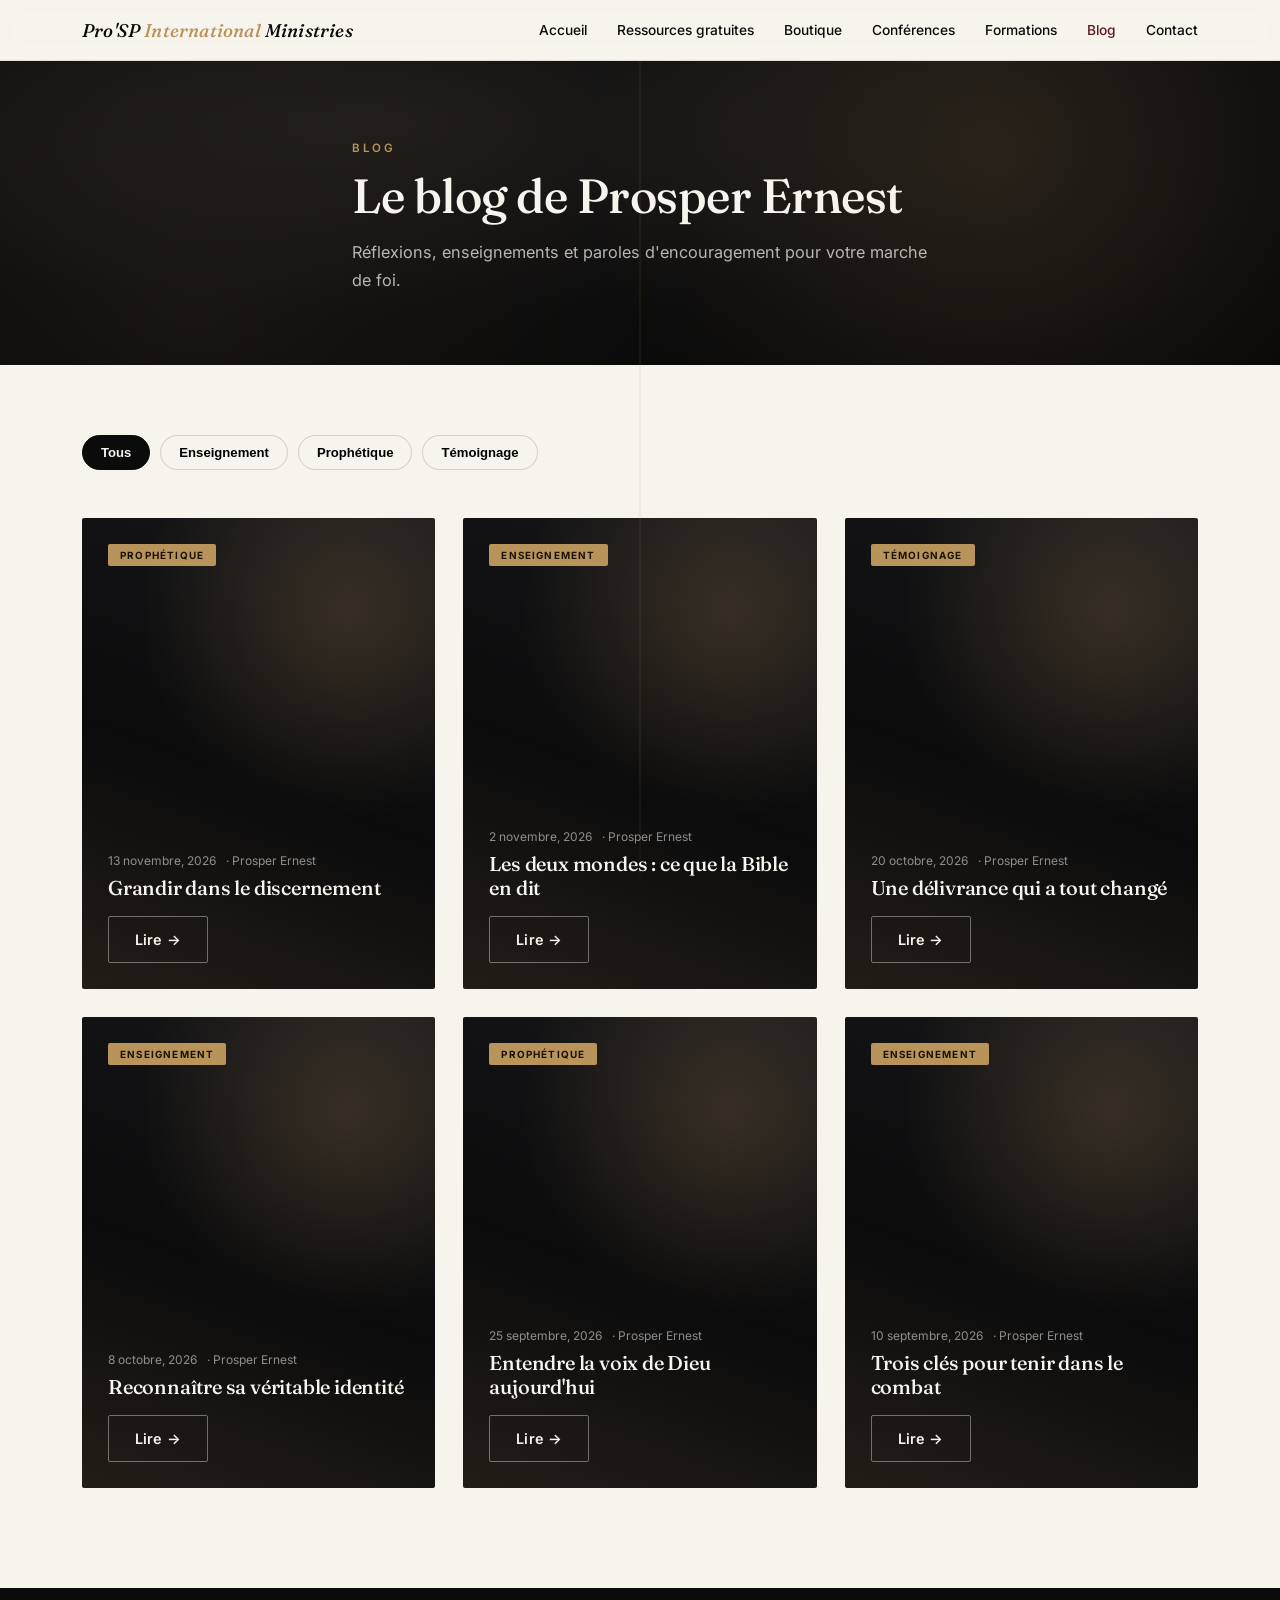
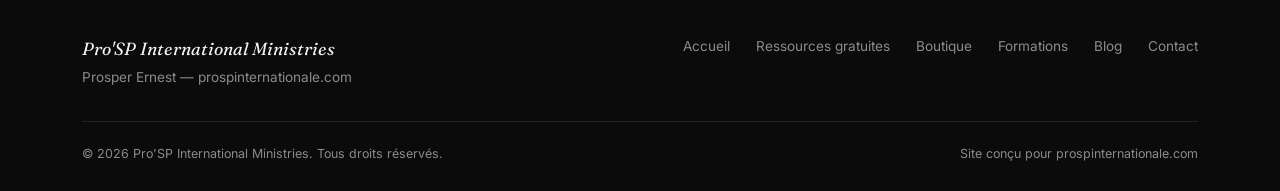
<file: .archivetempblog.html>
<!DOCTYPE html>
<html lang="fr">
<head>
<meta charset="UTF-8">
<meta name="viewport" content="width=device-width, initial-scale=1.0">
<title>Blog — Pro'SP International Ministries</title>
<link rel="preconnect" href="https://fonts.googleapis.com">
<link rel="preconnect" href="https://fonts.gstatic.com" crossorigin>
<link href="https://fonts.googleapis.com/css2?family=Fraunces:ital,opsz,wght@0,9..144,300;0,9..144,500;0,9..144,600;1,9..144,400&family=Inter:wght@400;500;600;700&display=swap" rel="stylesheet">
<link rel="stylesheet" href="styles.css">
</head>
<body>

<div class="light-line"></div>

<header>
  <div class="nav">
    <a href="index.html" class="logo">Pro'SP <span>International</span> Ministries</a>
    <nav class="navlinks">
      <a href="index.html">Accueil</a>
      <a href="ressources.html">Ressources gratuites</a>
      <a href="boutique.html">Boutique</a>
      <a href="index.html#conferences">Conférences</a>
      <a href="formations.html">Formations</a>
      <a href="blog.html" class="active">Blog</a>
      <a href="index.html#contact">Contact</a>
    </nav>
    <button class="navburger" aria-label="Menu" onclick="document.getElementById('mm').classList.toggle('open')">☰</button>
  </div>
  <div class="mobile-menu" id="mm">
    <a href="index.html">Accueil</a>
    <a href="ressources.html">Ressources gratuites</a>
    <a href="boutique.html">Boutique</a>
    <a href="index.html#conferences">Conférences</a>
    <a href="formations.html">Formations</a>
    <a href="blog.html">Blog</a>
    <a href="index.html#contact">Contact</a>
  </div>
</header>

<section class="page-hero">
  <div class="wrap inner">
    <div class="eyebrow">Blog</div>
    <h1>Le blog de Prosper Ernest</h1>
    <p>Réflexions, enseignements et paroles d'encouragement pour votre marche de foi.</p>
  </div>
</section>

<section class="tight">
  <div class="wrap">
    <div class="blog-filter">
      <button class="filter-chip active" data-filter="all">Tous</button>
      <button class="filter-chip" data-filter="enseignement">Enseignement</button>
      <button class="filter-chip" data-filter="prophetique">Prophétique</button>
      <button class="filter-chip" data-filter="temoignage">Témoignage</button>
    </div>

    <div class="blog-grid" id="grid">

      <div class="blog-card" data-cat="prophetique">
        <div class="blog-tag">Prophétique</div>
        <div class="blog-meta"><span>13 novembre, 2026</span><span>· Prosper Ernest</span></div>
        <h3>Grandir dans le discernement</h3>
        <a href="index.html#contact" class="btn btn-outline">Lire →</a>
      </div>

      <div class="blog-card" data-cat="enseignement">
        <div class="blog-tag">Enseignement</div>
        <div class="blog-meta"><span>2 novembre, 2026</span><span>· Prosper Ernest</span></div>
        <h3>Les deux mondes : ce que la Bible en dit</h3>
        <a href="index.html#contact" class="btn btn-outline">Lire →</a>
      </div>

      <div class="blog-card" data-cat="temoignage">
        <div class="blog-tag">Témoignage</div>
        <div class="blog-meta"><span>20 octobre, 2026</span><span>· Prosper Ernest</span></div>
        <h3>Une délivrance qui a tout changé</h3>
        <a href="index.html#contact" class="btn btn-outline">Lire →</a>
      </div>

      <div class="blog-card" data-cat="enseignement">
        <div class="blog-tag">Enseignement</div>
        <div class="blog-meta"><span>8 octobre, 2026</span><span>· Prosper Ernest</span></div>
        <h3>Reconnaître sa véritable identité</h3>
        <a href="index.html#contact" class="btn btn-outline">Lire →</a>
      </div>

      <div class="blog-card" data-cat="prophetique">
        <div class="blog-tag">Prophétique</div>
        <div class="blog-meta"><span>25 septembre, 2026</span><span>· Prosper Ernest</span></div>
        <h3>Entendre la voix de Dieu aujourd'hui</h3>
        <a href="index.html#contact" class="btn btn-outline">Lire →</a>
      </div>

      <div class="blog-card" data-cat="enseignement">
        <div class="blog-tag">Enseignement</div>
        <div class="blog-meta"><span>10 septembre, 2026</span><span>· Prosper Ernest</span></div>
        <h3>Trois clés pour tenir dans le combat</h3>
        <a href="index.html#contact" class="btn btn-outline">Lire →</a>
      </div>

    </div>
  </div>
</section>

<footer>
  <div class="wrap">
    <div class="footer-grid">
      <div>
        <div class="footer-logo">Pro'SP International Ministries</div>
        <div style="max-width:36ch;">Prosper Ernest — prospinternationale.com</div>
      </div>
      <div class="footer-links">
        <a href="index.html">Accueil</a>
        <a href="ressources.html">Ressources gratuites</a>
        <a href="boutique.html">Boutique</a>
        <a href="formations.html">Formations</a>
        <a href="blog.html">Blog</a>
        <a href="index.html#contact">Contact</a>
      </div>
    </div>
    <div class="footer-bottom">
      <span>© 2026 Pro'SP International Ministries. Tous droits réservés.</span>
      <span>Site conçu pour prospinternationale.com</span>
    </div>
  </div>
</footer>

<script>
  const chips = document.querySelectorAll('.filter-chip');
  const cards = document.querySelectorAll('.blog-card');
  chips.forEach(chip=>{
    chip.addEventListener('click', ()=>{
      chips.forEach(c=>c.classList.remove('active'));
      chip.classList.add('active');
      const f = chip.dataset.filter;
      cards.forEach(card=>{
        card.style.display = (f==='all' || card.dataset.cat===f) ? 'flex' : 'none';
      });
    });
  });
</script>

</body>
</html>
</file>
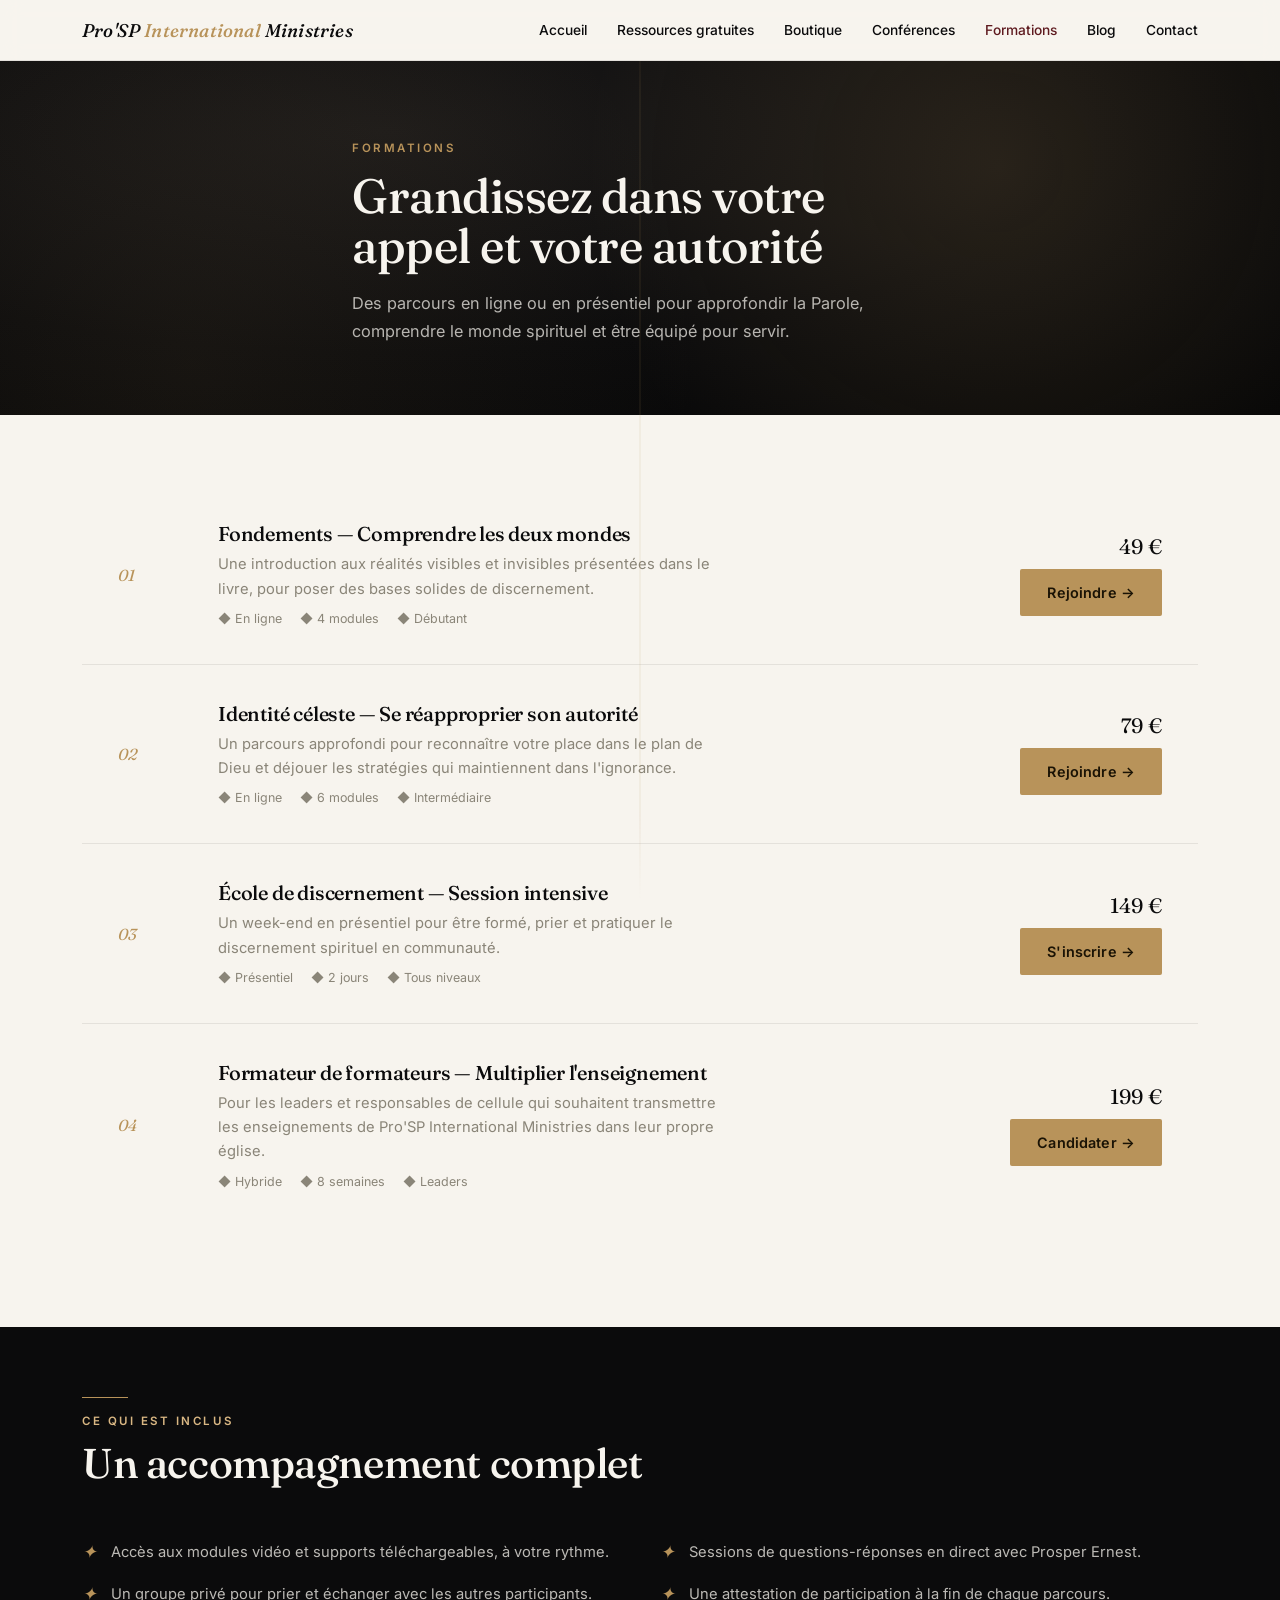
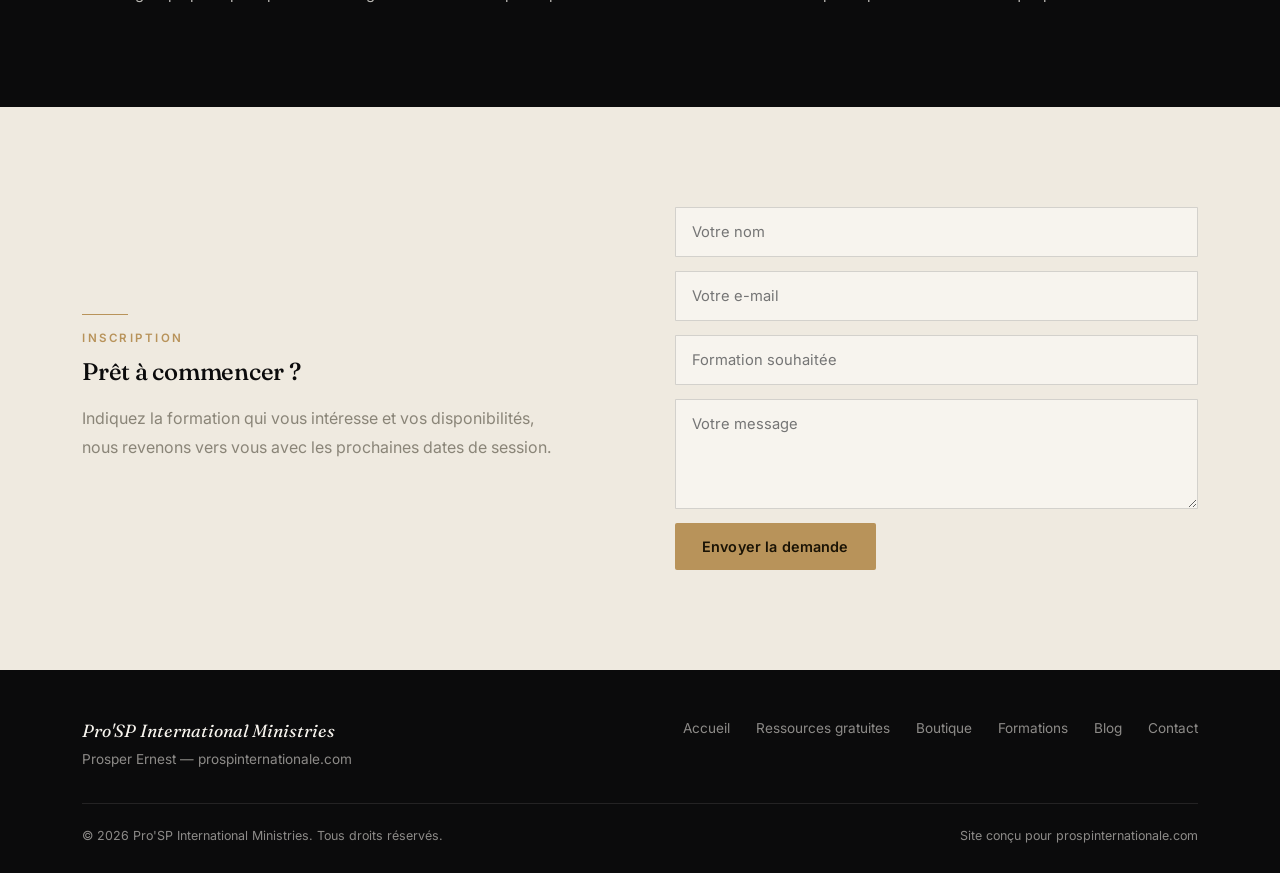
<file: formations.html>
<!DOCTYPE html>
<html lang="fr">
<head>
<meta charset="UTF-8">
<meta name="viewport" content="width=device-width, initial-scale=1.0">
<title>Formations — Pro'SP International Ministries</title>
<link rel="preconnect" href="https://fonts.googleapis.com">
<link rel="preconnect" href="https://fonts.gstatic.com" crossorigin>
<link href="https://fonts.googleapis.com/css2?family=Fraunces:ital,opsz,wght@0,9..144,300;0,9..144,500;0,9..144,600;1,9..144,400&family=Inter:wght@400;500;600;700&display=swap" rel="stylesheet">
<link rel="stylesheet" href="styles.css">
</head>
<body>

<div class="light-line"></div>

<header>
  <div class="nav">
    <a href="index.html" class="logo">Pro'SP <span>International</span> Ministries</a>
    <nav class="navlinks">
      <a href="index.html">Accueil</a>
      <a href="ressources.html">Ressources gratuites</a>
      <a href="boutique.html">Boutique</a>
      <a href="index.html#conferences">Conférences</a>
      <a href="formations.html" class="active">Formations</a>
      <a href="blog.html">Blog</a>
      <a href="index.html#contact">Contact</a>
    </nav>
    <button class="navburger" aria-label="Menu" onclick="document.getElementById('mm').classList.toggle('open')">☰</button>
  </div>
  <div class="mobile-menu" id="mm">
    <a href="index.html">Accueil</a>
    <a href="ressources.html">Ressources gratuites</a>
    <a href="boutique.html">Boutique</a>
    <a href="index.html#conferences">Conférences</a>
    <a href="formations.html">Formations</a>
    <a href="blog.html">Blog</a>
    <a href="index.html#contact">Contact</a>
  </div>
</header>

<section class="page-hero">
  <div class="wrap inner">
    <div class="eyebrow">Formations</div>
    <h1>Grandissez dans votre appel et votre autorité</h1>
    <p>Des parcours en ligne ou en présentiel pour approfondir la Parole, comprendre le monde spirituel et être équipé pour servir.</p>
  </div>
</section>

<section class="tight">
  <div class="wrap">
    <div class="course-list">

      <div class="course-card reveal">
        <div class="course-level">01</div>
        <div class="course-body">
          <h3>Fondements — Comprendre les deux mondes</h3>
          <p>Une introduction aux réalités visibles et invisibles présentées dans le livre, pour poser des bases solides de discernement.</p>
          <div class="course-meta">
            <span>◆ En ligne</span>
            <span>◆ 4 modules</span>
            <span>◆ Débutant</span>
          </div>
        </div>
        <div class="course-cta">
          <div class="course-price">49 €</div>
          <a href="index.html#contact" class="btn btn-gold">Rejoindre →</a>
        </div>
      </div>

      <div class="course-card reveal">
        <div class="course-level">02</div>
        <div class="course-body">
          <h3>Identité céleste — Se réapproprier son autorité</h3>
          <p>Un parcours approfondi pour reconnaître votre place dans le plan de Dieu et déjouer les stratégies qui maintiennent dans l'ignorance.</p>
          <div class="course-meta">
            <span>◆ En ligne</span>
            <span>◆ 6 modules</span>
            <span>◆ Intermédiaire</span>
          </div>
        </div>
        <div class="course-cta">
          <div class="course-price">79 €</div>
          <a href="index.html#contact" class="btn btn-gold">Rejoindre →</a>
        </div>
      </div>

      <div class="course-card reveal">
        <div class="course-level">03</div>
        <div class="course-body">
          <h3>École de discernement — Session intensive</h3>
          <p>Un week-end en présentiel pour être formé, prier et pratiquer le discernement spirituel en communauté.</p>
          <div class="course-meta">
            <span>◆ Présentiel</span>
            <span>◆ 2 jours</span>
            <span>◆ Tous niveaux</span>
          </div>
        </div>
        <div class="course-cta">
          <div class="course-price">149 €</div>
          <a href="index.html#contact" class="btn btn-gold">S'inscrire →</a>
        </div>
      </div>

      <div class="course-card reveal">
        <div class="course-level">04</div>
        <div class="course-body">
          <h3>Formateur de formateurs — Multiplier l'enseignement</h3>
          <p>Pour les leaders et responsables de cellule qui souhaitent transmettre les enseignements de Pro'SP International Ministries dans leur propre église.</p>
          <div class="course-meta">
            <span>◆ Hybride</span>
            <span>◆ 8 semaines</span>
            <span>◆ Leaders</span>
          </div>
        </div>
        <div class="course-cta">
          <div class="course-price">199 €</div>
          <a href="index.html#contact" class="btn btn-gold">Candidater →</a>
        </div>
      </div>

    </div>
  </div>
</section>

<section class="book-section tight">
  <div class="wrap">
    <div class="section-head">
      <div class="divider"></div>
      <div class="eyebrow" style="color:var(--gold-bright);">Ce qui est inclus</div>
      <h2 style="color:var(--parchment);">Un accompagnement complet</h2>
    </div>
    <div class="included-grid">
      <div class="included-item">
        <span class="mark">✦</span>
        <p style="color:rgba(247,244,238,0.75);">Accès aux modules vidéo et supports téléchargeables, à votre rythme.</p>
      </div>
      <div class="included-item">
        <span class="mark">✦</span>
        <p style="color:rgba(247,244,238,0.75);">Sessions de questions-réponses en direct avec Prosper Ernest.</p>
      </div>
      <div class="included-item">
        <span class="mark">✦</span>
        <p style="color:rgba(247,244,238,0.75);">Un groupe privé pour prier et échanger avec les autres participants.</p>
      </div>
      <div class="included-item">
        <span class="mark">✦</span>
        <p style="color:rgba(247,244,238,0.75);">Une attestation de participation à la fin de chaque parcours.</p>
      </div>
    </div>
  </div>
</section>

<section class="contact-section" id="contact-form">
  <div class="wrap contact-grid">
    <div>
      <div class="divider"></div>
      <div class="eyebrow">Inscription</div>
      <h2 style="margin:14px 0 20px;">Prêt à commencer ?</h2>
      <p style="color:var(--grey);line-height:1.8;max-width:48ch;">Indiquez la formation qui vous intéresse et vos disponibilités, nous revenons vers vous avec les prochaines dates de session.</p>
    </div>
    <form onsubmit="event.preventDefault(); this.reset(); alert('Demande envoyée — merci, nous revenons vers vous avec les prochaines dates.');">
      <input type="text" placeholder="Votre nom" required>
      <input type="email" placeholder="Votre e-mail" required>
      <input type="text" placeholder="Formation souhaitée">
      <textarea placeholder="Votre message"></textarea>
      <button type="submit" class="btn btn-gold" style="align-self:flex-start;">Envoyer la demande</button>
    </form>
  </div>
</section>

<footer>
  <div class="wrap">
    <div class="footer-grid">
      <div>
        <div class="footer-logo">Pro'SP International Ministries</div>
        <div style="max-width:36ch;">Prosper Ernest — prospinternationale.com</div>
      </div>
      <div class="footer-links">
        <a href="index.html">Accueil</a>
        <a href="ressources.html">Ressources gratuites</a>
        <a href="boutique.html">Boutique</a>
        <a href="formations.html">Formations</a>
        <a href="blog.html">Blog</a>
        <a href="index.html#contact">Contact</a>
      </div>
    </div>
    <div class="footer-bottom">
      <span>© 2026 Pro'SP International Ministries. Tous droits réservés.</span>
      <span>Site conçu pour prospinternationale.com</span>
    </div>
  </div>
</footer>

<script>
  const els = document.querySelectorAll('.reveal');
  const obs = new IntersectionObserver((entries)=>{
    entries.forEach(e=>{ if(e.isIntersecting){ e.target.classList.add('in'); obs.unobserve(e.target);} });
  },{threshold:0.15});
  els.forEach(el=>obs.observe(el));
</script>

</body>
</html>
</file>
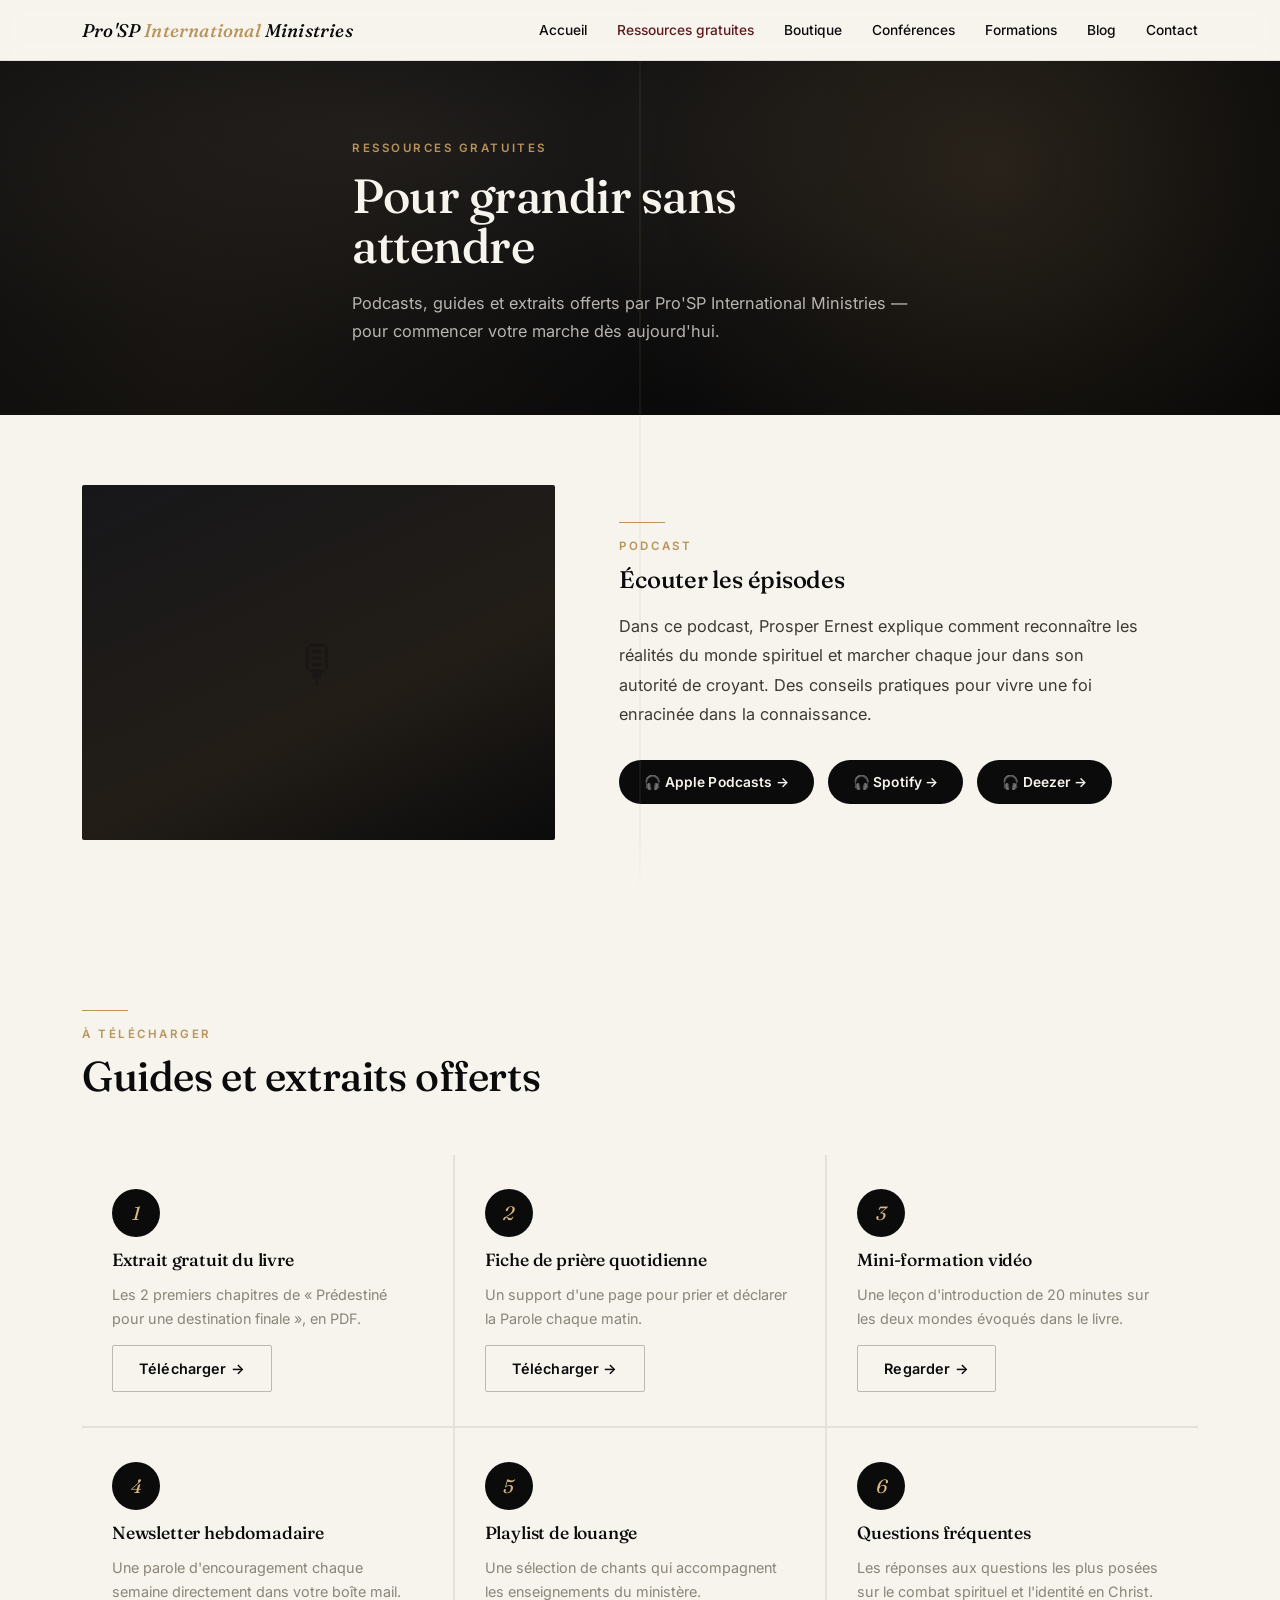
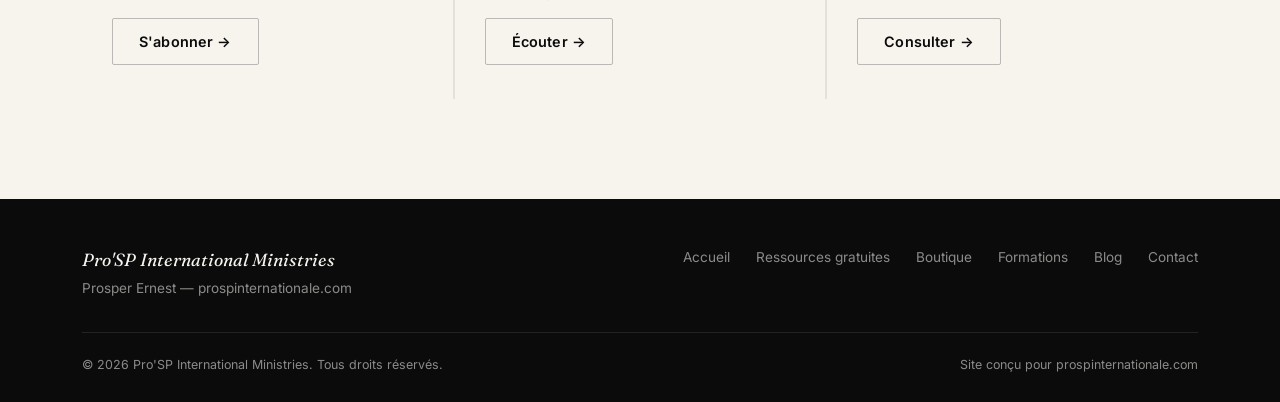
<file: ressources.html>
<!DOCTYPE html>
<html lang="fr">
<head>
<meta charset="UTF-8">
<meta name="viewport" content="width=device-width, initial-scale=1.0">
<title>Ressources gratuites — Pro'SP International Ministries</title>
<link rel="preconnect" href="https://fonts.googleapis.com">
<link rel="preconnect" href="https://fonts.gstatic.com" crossorigin>
<link href="https://fonts.googleapis.com/css2?family=Fraunces:ital,opsz,wght@0,9..144,300;0,9..144,500;0,9..144,600;1,9..144,400&family=Inter:wght@400;500;600;700&display=swap" rel="stylesheet">
<link rel="stylesheet" href="styles.css">
</head>
<body>

<div class="light-line"></div>

<header>
  <div class="nav">
    <a href="index.html" class="logo">Pro'SP <span>International</span> Ministries</a>
    <nav class="navlinks">
      <a href="index.html">Accueil</a>
      <a href="ressources.html" class="active">Ressources gratuites</a>
      <a href="boutique.html">Boutique</a>
      <a href="index.html#conferences">Conférences</a>
      <a href="formations.html">Formations</a>
      <a href="blog.html">Blog</a>
      <a href="index.html#contact">Contact</a>
    </nav>
    <button class="navburger" aria-label="Menu" onclick="document.getElementById('mm').classList.toggle('open')">☰</button>
  </div>
  <div class="mobile-menu" id="mm">
    <a href="index.html">Accueil</a>
    <a href="ressources.html">Ressources gratuites</a>
    <a href="boutique.html">Boutique</a>
    <a href="index.html#conferences">Conférences</a>
    <a href="formations.html">Formations</a>
    <a href="blog.html">Blog</a>
    <a href="index.html#contact">Contact</a>
  </div>
</header>

<section class="page-hero">
  <div class="wrap inner">
    <div class="eyebrow">Ressources gratuites</div>
    <h1>Pour grandir sans attendre</h1>
    <p>Podcasts, guides et extraits offerts par Pro'SP International Ministries — pour commencer votre marche dès aujourd'hui.</p>
  </div>
</section>

<section class="tight">
  <div class="wrap podcast-block">
    <div class="podcast-visual reveal"></div>
    <div class="podcast-copy">
      <div class="divider"></div>
      <div class="eyebrow">Podcast</div>
      <h2 style="margin:14px 0 6px;">Écouter les épisodes</h2>
      <p class="reveal">Dans ce podcast, Prosper Ernest explique comment reconnaître les réalités du monde spirituel et marcher chaque jour dans son autorité de croyant. Des conseils pratiques pour vivre une foi enracinée dans la connaissance.</p>
      <div class="podcast-buttons reveal">
        <a href="#" class="btn">🎧 Apple Podcasts →</a>
        <a href="#" class="btn">🎧 Spotify →</a>
        <a href="#" class="btn">🎧 Deezer →</a>
      </div>
    </div>
  </div>
</section>

<section class="tight">
  <div class="wrap">
    <div class="section-head">
      <div class="divider"></div>
      <div class="eyebrow">À télécharger</div>
      <h2>Guides et extraits offerts</h2>
    </div>
    <div class="resource-grid">

      <div class="resource-card reveal">
        <div class="resource-icon">1</div>
        <h3>Extrait gratuit du livre</h3>
        <p>Les 2 premiers chapitres de « Prédestiné pour une destination finale », en PDF.</p>
        <a href="index.html#contact" class="btn btn-dark">Télécharger →</a>
      </div>

      <div class="resource-card reveal">
        <div class="resource-icon">2</div>
        <h3>Fiche de prière quotidienne</h3>
        <p>Un support d'une page pour prier et déclarer la Parole chaque matin.</p>
        <a href="index.html#contact" class="btn btn-dark">Télécharger →</a>
      </div>

      <div class="resource-card reveal">
        <div class="resource-icon">3</div>
        <h3>Mini-formation vidéo</h3>
        <p>Une leçon d'introduction de 20 minutes sur les deux mondes évoqués dans le livre.</p>
        <a href="index.html#contact" class="btn btn-dark">Regarder →</a>
      </div>

      <div class="resource-card reveal">
        <div class="resource-icon">4</div>
        <h3>Newsletter hebdomadaire</h3>
        <p>Une parole d'encouragement chaque semaine directement dans votre boîte mail.</p>
        <a href="index.html#contact" class="btn btn-dark">S'abonner →</a>
      </div>

      <div class="resource-card reveal">
        <div class="resource-icon">5</div>
        <h3>Playlist de louange</h3>
        <p>Une sélection de chants qui accompagnent les enseignements du ministère.</p>
        <a href="index.html#contact" class="btn btn-dark">Écouter →</a>
      </div>

      <div class="resource-card reveal">
        <div class="resource-icon">6</div>
        <h3>Questions fréquentes</h3>
        <p>Les réponses aux questions les plus posées sur le combat spirituel et l'identité en Christ.</p>
        <a href="index.html#contact" class="btn btn-dark">Consulter →</a>
      </div>

    </div>
  </div>
</section>

<footer>
  <div class="wrap">
    <div class="footer-grid">
      <div>
        <div class="footer-logo">Pro'SP International Ministries</div>
        <div style="max-width:36ch;">Prosper Ernest — prospinternationale.com</div>
      </div>
      <div class="footer-links">
        <a href="index.html">Accueil</a>
        <a href="ressources.html">Ressources gratuites</a>
        <a href="boutique.html">Boutique</a>
        <a href="formations.html">Formations</a>
        <a href="blog.html">Blog</a>
        <a href="index.html#contact">Contact</a>
      </div>
    </div>
    <div class="footer-bottom">
      <span>© 2026 Pro'SP International Ministries. Tous droits réservés.</span>
      <span>Site conçu pour prospinternationale.com</span>
    </div>
  </div>
</footer>

<script>
  const els = document.querySelectorAll('.reveal');
  const obs = new IntersectionObserver((entries)=>{
    entries.forEach(e=>{ if(e.isIntersecting){ e.target.classList.add('in'); obs.unobserve(e.target);} });
  },{threshold:0.15});
  els.forEach(el=>obs.observe(el));
</script>

</body>
</html>
</file>
<file: styles.css>
:root{
  --ink:#0b0b0c;
  --ink-soft:#17171a;
  --parchment:#f7f4ee;
  --parchment-dim:#efeae0;
  --gold:#b8935a;
  --gold-bright:#d9b783;
  --grey:#8a8578;
  --burgundy:#5e1a1f;
  --line: rgba(184,147,90,0.35);
}
*{margin:0;padding:0;box-sizing:border-box;}
html{scroll-behavior:smooth;}
body{
  background:var(--parchment);
  color:var(--ink);
  font-family:'Inter',sans-serif;
  -webkit-font-smoothing:antialiased;
  overflow-x:hidden;
}
a{color:inherit;text-decoration:none;}
img{max-width:100%;display:block;}
.eyebrow{
  font-size:0.72rem;
  letter-spacing:0.22em;
  text-transform:uppercase;
  color:var(--gold);
  font-weight:600;
}
h1,h2,h3{
  font-family:'Fraunces',serif;
  font-weight:500;
  line-height:1.05;
  letter-spacing:-0.01em;
}
.wrap{max-width:1180px;margin:0 auto;padding:0 32px;}

/* -------- signature: the light-line -------- */
.light-line{
  position:fixed;
  left:50%;
  top:0;
  bottom:0;
  width:1px;
  background:linear-gradient(to bottom, transparent, var(--line) 10%, var(--line) 90%, transparent);
  transform:translateX(-50%);
  z-index:1;
  pointer-events:none;
  opacity:0.5;
}

/* -------- nav -------- */
header{
  position:sticky;top:0;z-index:50;
  background:rgba(247,244,238,0.88);
  backdrop-filter:blur(10px);
  border-bottom:1px solid rgba(11,11,12,0.08);
}
.nav{
  display:flex;align-items:center;justify-content:space-between;
  padding:18px 32px;max-width:1180px;margin:0 auto;
}
.logo{
  font-family:'Fraunces',serif;
  font-style:italic;
  font-weight:500;
  font-size:1.15rem;
  letter-spacing:0.01em;
}
.logo span{color:var(--gold);}
.navlinks{display:flex;gap:30px;font-size:0.86rem;font-weight:500;align-items:center;}
.navlinks a{position:relative;padding:4px 0;}
.navlinks a::after{
  content:'';position:absolute;left:0;bottom:0;height:1px;width:0;
  background:var(--gold);transition:width .3s ease;
}
.navlinks a:hover::after{width:100%;}
.navlinks a.active{color:var(--burgundy);}
.navburger{display:none;font-size:1.4rem;background:none;border:none;color:var(--ink);cursor:pointer;}
.mobile-menu{
  display:none;flex-direction:column;gap:0;
  background:var(--parchment);border-bottom:1px solid rgba(11,11,12,0.08);
}
.mobile-menu a{padding:16px 32px;font-size:0.95rem;font-weight:500;border-top:1px solid rgba(11,11,12,0.06);}
.mobile-menu.open{display:flex;}
@media(max-width:860px){
  .navlinks{display:none;}
  .navburger{display:block;}
}

/* -------- page hero (interior pages) -------- */
.page-hero{
  position:relative;
  background:radial-gradient(ellipse at 30% 20%, #1c1a19 0%, var(--ink) 55%, #060606 100%);
  color:var(--parchment);
  padding:80px 0 70px;
  overflow:hidden;
}
.page-hero::before{
  content:'';position:absolute;inset:0;
  background:
    radial-gradient(circle at 78% 30%, rgba(184,147,90,0.16), transparent 40%),
    radial-gradient(circle at 15% 85%, rgba(184,147,90,0.08), transparent 45%);
}
.page-hero .inner{position:relative;z-index:2;max-width:640px;}
.page-hero h1{font-size:clamp(2.1rem,4.2vw,3rem);color:var(--parchment);margin:16px 0 18px;}
.page-hero p{font-size:1.02rem;line-height:1.7;color:rgba(247,244,238,0.72);}

/* -------- hero (home) -------- */
.hero{
  position:relative;
  background:radial-gradient(ellipse at 30% 20%, #1c1a19 0%, var(--ink) 55%, #060606 100%);
  color:var(--parchment);
  padding:110px 0 130px;
  overflow:hidden;
}
.hero::before{
  content:'';position:absolute;inset:0;
  background:
    radial-gradient(circle at 78% 30%, rgba(184,147,90,0.16), transparent 40%),
    radial-gradient(circle at 15% 85%, rgba(184,147,90,0.08), transparent 45%);
}
.hero-grid{
  position:relative;z-index:2;
  display:grid;grid-template-columns:1.1fr 0.9fr;gap:60px;align-items:center;
}
@media(max-width:900px){ .hero-grid{grid-template-columns:1fr;} }
.hero h1{
  font-size:clamp(2.4rem,5vw,3.7rem);
  color:var(--parchment);
  margin:18px 0 26px;
}
.hero h1 em{ font-style:italic;color:var(--gold-bright); }
.hero p.lead{
  font-size:1.08rem;line-height:1.7;color:rgba(247,244,238,0.72);
  max-width:46ch;margin-bottom:36px;
}
.cta-row{display:flex;gap:16px;flex-wrap:wrap;}
.btn{
  display:inline-flex;align-items:center;gap:10px;
  padding:14px 26px;font-size:0.9rem;font-weight:600;
  border-radius:2px;letter-spacing:0.01em;
  transition:all .25s ease;
  border:1px solid transparent;
  cursor:pointer;
  background:none;
  font-family:'Inter',sans-serif;
}
.btn-gold{background:var(--gold);color:#1a1305;}
.btn-gold:hover{background:var(--gold-bright);transform:translateY(-1px);}
.btn-outline{border-color:rgba(247,244,238,0.4);color:var(--parchment);}
.btn-outline:hover{border-color:var(--gold-bright);color:var(--gold-bright);}
.btn-dark{border-color:rgba(11,11,12,0.25);color:var(--ink);}
.btn-dark:hover{border-color:var(--burgundy);color:var(--burgundy);}
.btn-block{width:100%;justify-content:center;}
.btn:disabled{opacity:0.45;cursor:not-allowed;}
.btn-dark.added{border-color:var(--gold);color:var(--gold);}

/* -------- book cover, css rendered -------- */
.cover-stage{
  position:relative;display:flex;justify-content:center;align-items:center;
  perspective:1400px;
}
.book{
  position:relative;
  width:280px;height:400px;
  transform:rotateY(-18deg) rotateX(2deg);
  transform-style:preserve-3d;
  filter:drop-shadow(-25px 35px 45px rgba(0,0,0,0.55));
}
.book.small{width:210px;height:300px;}
.book-face{
  position:absolute;inset:0;
  background:
    radial-gradient(ellipse at 50% 0%, rgba(255,255,255,0.10), transparent 60%),
    linear-gradient(155deg, #e9e4d8 0%, #cfc6ae 45%, #efe9dd 100%);
  display:flex;flex-direction:column;align-items:center;justify-content:center;
  text-align:center;padding:26px 22px;
  border-radius:0 3px 3px 0;
}
.book-face.alt{
  background:
    radial-gradient(ellipse at 50% 0%, rgba(255,255,255,0.08), transparent 60%),
    linear-gradient(155deg, #1c1a19 0%, #0b0b0c 55%, #221d17 100%);
}
.book-face.alt h2,.book-face.alt .sub,.book-face.alt .auth{color:var(--parchment);}
.book-face.alt .sub{color:rgba(247,244,238,0.55);}
.book-face .kicker{
  font-size:0.58rem;letter-spacing:0.24em;color:var(--burgundy);font-weight:700;
  text-transform:uppercase;margin-bottom:14px;
}
.book-face.alt .kicker{color:var(--gold-bright);}
.book-face h2{
  font-size:1.5rem;color:var(--ink);line-height:1.06;margin-bottom:10px;
}
.book-face.small h2{font-size:1.15rem;}
.book-face .gold-title{
  font-family:'Fraunces',serif;font-weight:600;font-style:italic;
  font-size:1.9rem;color:var(--gold);margin:10px 0 14px;letter-spacing:0.01em;
}
.book-face.small .gold-title{font-size:1.4rem;}
.book-face .sub{
  font-size:0.66rem;letter-spacing:0.03em;color:#4a4436;line-height:1.5;max-width:20ch;
}
.book-face .auth{
  position:absolute;bottom:22px;font-size:0.68rem;letter-spacing:0.18em;
  text-transform:uppercase;color:#3a3527;font-weight:600;
}
.book-spine{
  position:absolute;left:-18px;top:0;bottom:0;width:18px;
  background:linear-gradient(90deg,#8f8770,#c9c0a8);
  transform:rotateY(90deg) translateX(9px);
  transform-origin:right;
  border-radius:2px 0 0 2px;
}
.book-spine.alt{background:linear-gradient(90deg,#4a4438,#221d17);}
.book-cover-img{
  width:100%;height:100%;object-fit:cover;border-radius:0 3px 3px 0;
  display:block;
}
.book-spine-real{
  position:absolute;left:-16px;top:0;bottom:0;width:16px;
  background:linear-gradient(90deg,#c7c4bb,#e9e6dd);
  transform:rotateY(90deg) translateX(8px);
  transform-origin:right;
  border-radius:2px 0 0 2px;
  display:flex;align-items:center;justify-content:center;
  overflow:hidden;
}
.book-spine-real span{
  writing-mode:vertical-rl;
  transform:rotate(180deg);
  font-family:'Fraunces',serif;font-style:italic;font-weight:500;
  font-size:0.62rem;letter-spacing:0.06em;color:#3a3527;
  white-space:nowrap;
}
.book-pages-edge{
  position:absolute;right:-10px;top:2px;bottom:2px;width:10px;
  background:repeating-linear-gradient(180deg,#f4f1e8,#f4f1e8 2px,#e3dfd0 2px,#e3dfd0 3px);
  transform:rotateY(-90deg) translateX(5px);
  transform-origin:left;
  border-radius:0 2px 2px 0;
}

/* -------- section shared -------- */
section{padding:100px 0;position:relative;}
section.tight{padding:70px 0 100px;}
.section-head{max-width:640px;margin-bottom:56px;}
.section-head h2{font-size:clamp(1.8rem,3.4vw,2.6rem);margin-top:14px;}
.divider{ width:46px;height:1px;background:var(--gold);margin:0 0 16px; }

/* -------- about -------- */
.about-grid{ display:grid;grid-template-columns:0.85fr 1.15fr;gap:70px;align-items:start; }
@media(max-width:900px){.about-grid{grid-template-columns:1fr;}}
.portrait-frame{
  aspect-ratio:3/4;background:linear-gradient(160deg,var(--ink-soft),var(--ink));
  border-radius:2px;position:relative;overflow:hidden;
  display:flex;align-items:center;justify-content:center;
}
.portrait-frame::after{
  content:'PE';font-family:'Fraunces',serif;font-style:italic;font-weight:500;
  font-size:5rem;color:rgba(184,147,90,0.35);
}
.about-copy p{ font-size:1.02rem;line-height:1.85;color:#3d3a34;margin-bottom:20px; max-width:60ch; }
.verse{
  margin-top:36px;padding-left:24px;border-left:1px solid var(--gold);
  font-family:'Fraunces',serif;font-style:italic;font-size:1.15rem;color:var(--ink);
  line-height:1.6;
}
.verse span{display:block;margin-top:10px;font-family:'Inter',sans-serif;font-style:normal;
  font-size:0.75rem;letter-spacing:0.12em;text-transform:uppercase;color:var(--gold);}

/* -------- book detail section -------- */
.book-section{background:var(--ink);color:var(--parchment);}
.book-detail{ display:grid;grid-template-columns:0.8fr 1.2fr;gap:70px;align-items:center; }
@media(max-width:900px){.book-detail{grid-template-columns:1fr;}}
.book-detail .eyebrow{color:var(--gold-bright);}
.book-detail h2{color:var(--parchment);}
.book-detail p{color:rgba(247,244,238,0.72);line-height:1.8;margin:22px 0 26px;max-width:56ch;}
.toc{
  display:grid;grid-template-columns:1fr 1fr;gap:10px 30px;
  font-size:0.86rem;color:rgba(247,244,238,0.6);margin-bottom:32px;
}
.toc div{padding:9px 0;border-bottom:1px solid rgba(247,244,238,0.1);}
.price-row{ display:flex;align-items:center;gap:22px;margin-top:8px;flex-wrap:wrap; }
.price{font-family:'Fraunces',serif;font-size:1.7rem;color:var(--gold-bright);}

/* -------- conferences -------- */
.event-card{
  display:grid;grid-template-columns:120px 1fr auto;gap:26px;align-items:center;
  padding:26px 0;border-bottom:1px solid rgba(11,11,12,0.1);
}
@media(max-width:700px){.event-card{grid-template-columns:1fr;text-align:left;}}
.event-date{ font-family:'Fraunces',serif;font-size:1.6rem;color:var(--burgundy);line-height:1; }
.event-date small{display:block;font-family:'Inter',sans-serif;font-size:0.7rem;
  letter-spacing:0.14em;text-transform:uppercase;color:var(--grey);margin-top:6px;font-weight:600;}
.event-info h3{font-size:1.2rem;margin-bottom:6px;font-weight:500;}
.event-info p{font-size:0.9rem;color:var(--grey);}

/* -------- pillars -------- */
.pillars{ display:grid;grid-template-columns:repeat(3,1fr);gap:1px; background:rgba(11,11,12,0.1);border:1px solid rgba(11,11,12,0.1); }
@media(max-width:800px){.pillars{grid-template-columns:1fr;}}
.pillar{background:var(--parchment);padding:40px 34px;}
.pillar .num{font-family:'Fraunces',serif;font-style:italic;color:var(--gold);font-size:1.1rem;margin-bottom:16px;}
.pillar h3{font-size:1.15rem;margin-bottom:12px;font-weight:500;}
.pillar p{font-size:0.92rem;color:var(--grey);line-height:1.7;}

/* -------- boutique -------- */
.filter-row{ display:flex;gap:10px;flex-wrap:wrap;margin-bottom:48px; }
.filter-chip{
  padding:9px 18px;font-size:0.82rem;font-weight:600;border:1px solid rgba(11,11,12,0.15);
  border-radius:20px;cursor:pointer;background:var(--parchment);transition:all .2s ease;
}
.filter-chip.active{background:var(--ink);color:var(--parchment);border-color:var(--ink);}
.filter-chip:hover:not(.active){border-color:var(--gold);color:var(--burgundy);}
.product-grid{ display:grid;grid-template-columns:repeat(3,1fr);gap:2px; background:rgba(11,11,12,0.08); }
@media(max-width:960px){.product-grid{grid-template-columns:repeat(2,1fr);}}
@media(max-width:640px){.product-grid{grid-template-columns:1fr;}}
.product-card{
  background:var(--parchment);padding:0;display:flex;flex-direction:column;
  transition:transform .3s ease;
}
.product-card:hover{transform:translateY(-3px);}
.product-visual{
  height:280px;display:flex;align-items:center;justify-content:center;
  background:linear-gradient(160deg,#efeae0,#e2dbc9);position:relative;overflow:hidden;
}
.product-visual.dark{background:linear-gradient(160deg,var(--ink-soft),var(--ink));}
.product-tag{
  position:absolute;top:16px;left:16px;font-size:0.62rem;letter-spacing:0.14em;
  text-transform:uppercase;font-weight:700;color:var(--parchment);
  background:var(--burgundy);padding:5px 10px;border-radius:2px;
}
.product-body{padding:26px 26px 30px;display:flex;flex-direction:column;gap:10px;flex:1;}
.product-cat{font-size:0.68rem;letter-spacing:0.14em;text-transform:uppercase;color:var(--gold);font-weight:700;}
.product-body h3{font-size:1.15rem;font-weight:500;}
.product-body p.desc{font-size:0.88rem;color:var(--grey);line-height:1.6;flex:1;}
.product-footer{display:flex;align-items:center;justify-content:space-between;margin-top:6px;}
.product-price{font-family:'Fraunces',serif;font-size:1.3rem;color:var(--ink);}
.icon-cart{width:34px;height:34px;border:1px solid rgba(11,11,12,0.2);border-radius:50%;
  display:flex;align-items:center;justify-content:center;font-size:0.9rem;cursor:pointer;
  transition:all .2s ease;background:var(--parchment);}
.icon-cart:hover{border-color:var(--gold);color:var(--burgundy);}

.cart-bar{
  position:fixed;bottom:0;left:0;right:0;z-index:60;
  background:var(--ink);color:var(--parchment);
  padding:16px 32px;display:flex;align-items:center;justify-content:space-between;
  transform:translateY(100%);transition:transform .35s ease;
  box-shadow:0 -8px 30px rgba(0,0,0,0.25);
}
.cart-bar.show{transform:translateY(0);}
.cart-bar .cart-info{font-size:0.9rem;}
.cart-bar .cart-info strong{color:var(--gold-bright);}

/* -------- formations -------- */
.course-list{display:flex;flex-direction:column;gap:1px;background:rgba(11,11,12,0.08);}
.course-card{
  background:var(--parchment);padding:38px 36px;
  display:grid;grid-template-columns:70px 1fr auto;gap:30px;align-items:center;
}
@media(max-width:760px){.course-card{grid-template-columns:1fr;text-align:left;}}
.course-level{font-family:'Fraunces',serif;font-style:italic;font-size:1rem;color:var(--gold);}
.course-body h3{font-size:1.25rem;font-weight:500;margin-bottom:8px;}
.course-body p{font-size:0.92rem;color:var(--grey);line-height:1.65;max-width:56ch;margin-bottom:10px;}
.course-meta{display:flex;gap:18px;font-size:0.78rem;color:var(--grey);flex-wrap:wrap;}
.course-meta span{display:flex;align-items:center;gap:6px;}
.course-cta{display:flex;flex-direction:column;align-items:flex-end;gap:10px;}
.course-price{font-family:'Fraunces',serif;font-size:1.3rem;color:var(--ink);}
@media(max-width:760px){.course-cta{align-items:flex-start;}}

.included-grid{
  display:grid;grid-template-columns:repeat(2,1fr);gap:18px 40px;margin-top:10px;
}
@media(max-width:700px){.included-grid{grid-template-columns:1fr;}}
.included-item{display:flex;gap:14px;align-items:flex-start;}
.included-item .mark{color:var(--gold);font-family:'Fraunces',serif;font-style:italic;font-size:1.1rem;}
.included-item p{font-size:0.92rem;color:#3d3a34;line-height:1.6;}

/* -------- newsletter / contact -------- */
.contact-section{ background:var(--parchment-dim); }
.contact-grid{ display:grid;grid-template-columns:1fr 1fr;gap:70px;align-items:center; }
@media(max-width:860px){.contact-grid{grid-template-columns:1fr;}}
form{display:flex;flex-direction:column;gap:14px;}
input,textarea{
  padding:15px 16px;background:var(--parchment);border:1px solid rgba(11,11,12,0.15);
  font-family:'Inter',sans-serif;font-size:0.92rem;color:var(--ink);border-radius:1px;
}
input:focus,textarea:focus{outline:none;border-color:var(--gold);}
textarea{resize:vertical;min-height:110px;}

footer{
  background:var(--ink);color:rgba(247,244,238,0.55);
  padding:50px 0 30px;font-size:0.85rem;
}
.footer-grid{display:flex;justify-content:space-between;align-items:flex-start;flex-wrap:wrap;gap:24px;}
.footer-logo{font-family:'Fraunces',serif;font-style:italic;color:var(--parchment);font-size:1.1rem;margin-bottom:10px;}
.footer-links{display:flex;gap:26px;flex-wrap:wrap;}
.footer-bottom{
  margin-top:36px;padding-top:24px;border-top:1px solid rgba(247,244,238,0.1);
  display:flex;justify-content:space-between;flex-wrap:wrap;gap:10px;font-size:0.78rem;
}

/* -------- podcast / media block -------- */
.podcast-block{ display:grid;grid-template-columns:0.9fr 1.1fr;gap:64px;align-items:center; }
@media(max-width:900px){.podcast-block{grid-template-columns:1fr;}}
.podcast-visual{
  position:relative;aspect-ratio:4/3;border-radius:2px;overflow:hidden;
  background:linear-gradient(155deg,var(--ink-soft),#221d17 60%,var(--ink));
  display:flex;align-items:center;justify-content:center;
}
.podcast-visual::after{
  content:'🎙';font-size:3.2rem;filter:grayscale(1) brightness(1.8);opacity:0.5;
}
.podcast-copy p{font-size:1.02rem;line-height:1.8;color:#3d3a34;margin:20px 0 30px;max-width:52ch;}
.podcast-buttons{display:flex;gap:14px;flex-wrap:wrap;}
.podcast-buttons a{
  display:inline-flex;align-items:center;gap:10px;padding:13px 24px;
  border-radius:30px;background:var(--ink);color:var(--parchment);
  font-size:0.86rem;font-weight:600;transition:all .2s ease;
}
.podcast-buttons a:hover{background:var(--burgundy);}

/* -------- resource cards -------- */
.resource-grid{display:grid;grid-template-columns:repeat(3,1fr);gap:2px;background:rgba(11,11,12,0.08);}
@media(max-width:960px){.resource-grid{grid-template-columns:repeat(2,1fr);}}
@media(max-width:640px){.resource-grid{grid-template-columns:1fr;}}
.resource-card{background:var(--parchment);padding:34px 30px;display:flex;flex-direction:column;gap:14px;}
.resource-icon{
  width:48px;height:48px;border-radius:50%;background:var(--ink);color:var(--gold-bright);
  display:flex;align-items:center;justify-content:center;font-family:'Fraunces',serif;font-style:italic;font-size:1.2rem;
}
.resource-card h3{font-size:1.1rem;font-weight:500;}
.resource-card p{font-size:0.9rem;color:var(--grey);line-height:1.65;flex:1;}
.resource-card .btn{align-self:flex-start;}

/* -------- blog -------- */
.blog-grid{display:grid;grid-template-columns:repeat(3,1fr);gap:28px;}
@media(max-width:960px){.blog-grid{grid-template-columns:repeat(2,1fr);}}
@media(max-width:640px){.blog-grid{grid-template-columns:1fr;}}
.blog-card{position:relative;aspect-ratio:3/4;border-radius:2px;overflow:hidden;
  background:linear-gradient(200deg,var(--ink-soft) 0%, var(--ink) 55%, #221d17 100%);
  display:flex;flex-direction:column;justify-content:flex-end;padding:26px;color:var(--parchment);
}
.blog-card::before{
  content:'';position:absolute;inset:0;
  background:radial-gradient(circle at 75% 20%, rgba(184,147,90,0.22), transparent 45%);
}
.blog-card > *{position:relative;z-index:2;}
.blog-tag{
  align-self:flex-start;font-size:0.62rem;letter-spacing:0.12em;text-transform:uppercase;
  font-weight:700;background:var(--gold);color:#1a1305;padding:5px 12px;border-radius:2px;
  margin-bottom:auto;
}
.blog-meta{font-size:0.75rem;color:rgba(247,244,238,0.55);margin-bottom:8px;display:flex;gap:10px;}
.blog-card h3{font-size:1.25rem;color:var(--parchment);margin-bottom:10px;line-height:1.2;}
.blog-card .btn{align-self:flex-start;margin-top:6px;}
.blog-filter{display:flex;gap:10px;flex-wrap:wrap;margin-bottom:48px;}

.reveal{opacity:0;transform:translateY(24px);transition:opacity .8s ease, transform .8s ease;}
.reveal.in{opacity:1;transform:none;}
@media (prefers-reduced-motion: reduce){
  .reveal{opacity:1;transform:none;transition:none;}
  html{scroll-behavior:auto;}
}
</file>
